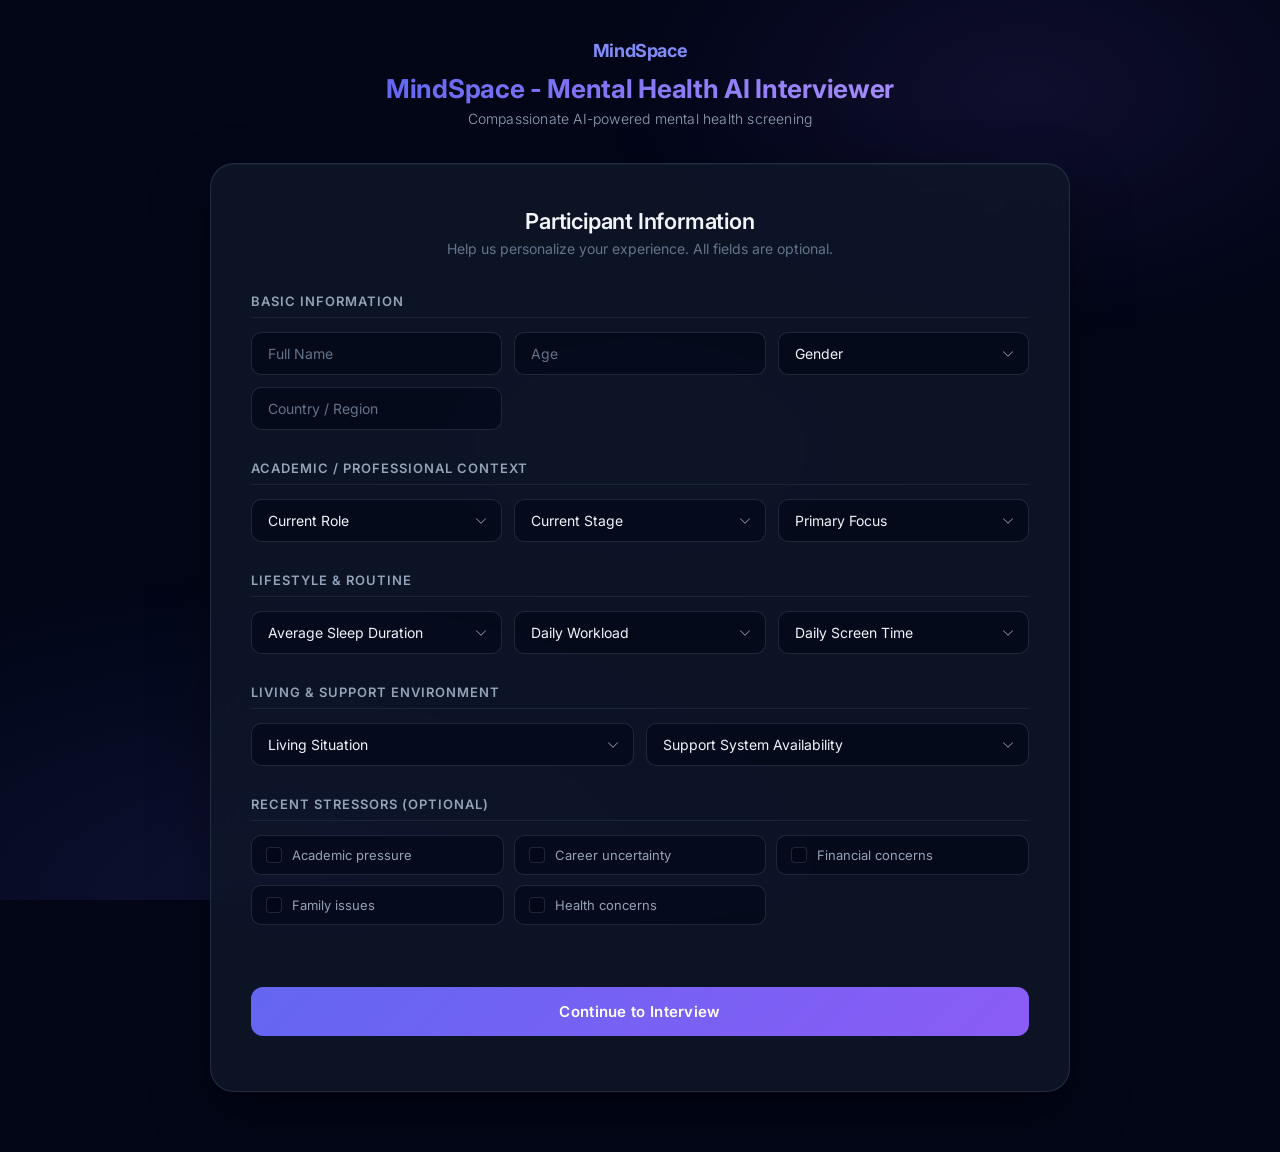
<file: demographic.html>
<!DOCTYPE html>
<html lang="en">
<head>
    <meta charset="UTF-8">
    <meta name="viewport" content="width=device-width, initial-scale=1.0">
    <title>Participant Information | MindSpace</title>
    <link href="https://fonts.googleapis.com/css2?family=Inter:wght@300;400;500;600;700&display=swap" rel="stylesheet">
    <link rel="stylesheet" href="/demographic.css">
</head>
<body>
<div class="page">
    <div class="hero">
        <div class="brain">MindSpace</div>
        <h1>MindSpace - Mental Health AI Interviewer</h1>
        <p>Compassionate AI-powered mental health screening</p>
    </div>

    <div class="card">
        <h2 class="form-title">Participant Information</h2>
        <p class="subtitle">Help us personalize your experience. All fields are optional.</p>

        <section>
            <h3>Basic Information</h3>
            <div class="grid">
                <input type="text" id="name" placeholder="Full Name">
                <input type="number" id="age" placeholder="Age">
                <select id="gender">
                    <option value="" selected disabled>Gender</option>
                    <option value="Male">Male</option>
                    <option value="Female">Female</option>
                    <option value="Non-binary">Non-binary</option>
                    <option value="Prefer not to say">Prefer not to say</option>
                </select>
                <input type="text" id="country" placeholder="Country / Region">
            </div>
        </section>

        <section>
            <h3>Academic / Professional Context</h3>
            <div class="grid">
                <select id="role">
                    <option value="" selected disabled>Current Role</option>
                    <option value="Undergraduate Student">Undergraduate Student</option>
                    <option value="Postgraduate Student">Postgraduate Student</option>
                    <option value="Working Professional">Working Professional</option>
                    <option value="Other">Other</option>
                </select>
                <select id="stage">
                    <option value="" selected disabled>Current Stage</option>
                    <option value="Early Stage">Early Stage</option>
                    <option value="Mid Stage">Mid Stage</option>
                    <option value="Final Year">Final Year</option>
                </select>
                <select id="focus">
                    <option value="" selected disabled>Primary Focus</option>
                    <option value="Academics">Academics</option>
                    <option value="Research">Research</option>
                    <option value="Job / Internship Search">Job / Internship Search</option>
                    <option value="Competitive Exams">Competitive Exams</option>
                </select>
            </div>
        </section>

        <section>
            <h3>Lifestyle &amp; Routine</h3>
            <div class="grid">
                <select id="sleep_duration">
                    <option value="" selected disabled>Average Sleep Duration</option>
                    <option value="< 5 hours">&lt; 5 hours</option>
                    <option value="5-6 hours">5-6 hours</option>
                    <option value="6-7 hours">6-7 hours</option>
                    <option value="7+ hours">7+ hours</option>
                </select>
                <select id="workload">
                    <option value="" selected disabled>Daily Workload</option>
                    <option value="Low">Low</option>
                    <option value="Moderate">Moderate</option>
                    <option value="High">High</option>
                    <option value="Very High">Very High</option>
                </select>
                <select id="screen_time">
                    <option value="" selected disabled>Daily Screen Time</option>
                    <option value="< 4 hours">&lt; 4 hours</option>
                    <option value="4-6 hours">4-6 hours</option>
                    <option value="6-8 hours">6-8 hours</option>
                    <option value="8+ hours">8+ hours</option>
                </select>
            </div>
        </section>

        <section>
            <h3>Living &amp; Support Environment</h3>
            <div class="grid">
                <select id="living_situation">
                    <option value="" selected disabled>Living Situation</option>
                    <option value="With Family">With Family</option>
                    <option value="Hostel">Hostel</option>
                    <option value="Alone">Alone</option>
                    <option value="Shared Accommodation">Shared Accommodation</option>
                </select>
                <select id="support_system">
                    <option value="" selected disabled>Support System Availability</option>
                    <option value="Strong">Strong</option>
                    <option value="Moderate">Moderate</option>
                    <option value="Limited">Limited</option>
                </select>
            </div>
        </section>

        <section>
            <h3>Recent Stressors (Optional)</h3>
            <div class="checkboxes">
                <label><input type="checkbox" value="Academic pressure"> Academic pressure</label>
                <label><input type="checkbox" value="Career uncertainty"> Career uncertainty</label>
                <label><input type="checkbox" value="Financial concerns"> Financial concerns</label>
                <label><input type="checkbox" value="Family issues"> Family issues</label>
                <label><input type="checkbox" value="Health concerns"> Health concerns</label>
            </div>
        </section>

        <button class="primary-btn" onclick="continueInterview()">
            Continue to Interview
        </button>

        <p id="statusMessage"></p>
    </div>
</div>

<div class="page-transition" id="pageTransition">
    <div class="transition-spinner"></div>
    <span class="transition-text">Setting up your personalized interview...</span>
</div>

<script src="/demographic.js"></script>
</body>
</html>
</file>
<file: demographic.css>
@import url('https://fonts.googleapis.com/css2?family=Inter:wght@300;400;500;600;700&display=swap');

:root {
    --primary: #6366f1;
    --primary-hover: #818cf8;
    --secondary: #8b5cf6;
    --accent: #a78bfa;
    --bg-base: #020617;
    --bg-surface: #0f172a;
    --bg-card: rgba(15, 23, 42, 0.8);
    --bg-input: rgba(2, 6, 23, 0.6);
    --border: rgba(71, 85, 105, 0.4);
    --border-focus: rgba(99, 102, 241, 0.6);
    --text: #f1f5f9;
    --text-muted: #94a3b8;
    --text-dim: #64748b;
    --success: #10b981;
}

* {
    box-sizing: border-box;
    font-family: 'Inter', -apple-system, BlinkMacSystemFont, sans-serif;
    margin: 0;
    padding: 0;
}

body {
    background: var(--bg-base);
    color: var(--text);
    min-height: 100vh;
    overflow-x: hidden;
}

body::before {
    content: '';
    position: fixed;
    inset: 0;
    z-index: -1;
    background:
        radial-gradient(ellipse 80% 60% at 20% 100%, rgba(99, 102, 241, 0.12) 0%, transparent 60%),
        radial-gradient(ellipse 60% 50% at 80% 10%, rgba(139, 92, 246, 0.10) 0%, transparent 55%),
        radial-gradient(ellipse 50% 40% at 50% 50%, rgba(16, 185, 129, 0.05) 0%, transparent 50%);
    animation: bgShift 25s ease-in-out infinite alternate;
}

@keyframes bgShift {
    0% { opacity: 0.8; }
    100% { opacity: 1; transform: scale(1.02); }
}

.page {
    display: flex;
    flex-direction: column;
    align-items: center;
    padding: 40px 20px 60px;
    min-height: 100vh;
}

.hero {
    text-align: center;
    margin-bottom: 36px;
    animation: fadeDown 0.6s ease;
}

@keyframes fadeDown {
    from { opacity: 0; transform: translateY(-20px); }
    to { opacity: 1; transform: translateY(0); }
}

.brain {
    display: inline-flex;
    align-items: center;
    justify-content: center;
    margin-bottom: 12px;
    font-size: 18px;
    font-weight: 700;
    letter-spacing: -0.02em;
    color: var(--primary-hover);
    animation: gentlePulse 3s ease-in-out infinite;
}

@keyframes gentlePulse {
    0%, 100% { transform: scale(1); }
    50% { transform: scale(1.03); }
}

.hero h1 {
    margin: 0;
    font-size: 26px;
    font-weight: 700;
    background: linear-gradient(135deg, var(--primary) 0%, var(--accent) 100%);
    -webkit-background-clip: text;
    -webkit-text-fill-color: transparent;
    background-clip: text;
    letter-spacing: -0.3px;
}

.hero p {
    color: var(--text-muted);
    font-size: 14px;
    font-weight: 300;
    margin-top: 6px;
    letter-spacing: 0.2px;
}

.card {
    width: 100%;
    max-width: 860px;
    background: var(--bg-card);
    backdrop-filter: blur(24px);
    border: 1px solid var(--border);
    border-radius: 24px;
    padding: 44px 40px 40px;
    box-shadow:
        0 4px 6px rgba(0,0,0,0.1),
        0 24px 60px rgba(0,0,0,0.35),
        inset 0 1px 0 rgba(255,255,255,0.04);
    animation: cardUp 0.7s cubic-bezier(0.16, 1, 0.3, 1) 0.15s both;
}

@keyframes cardUp {
    from { opacity: 0; transform: translateY(30px); }
    to { opacity: 1; transform: translateY(0); }
}

.form-title {
    text-align: center;
    font-size: 22px;
    font-weight: 600;
    letter-spacing: -0.2px;
}

.subtitle {
    text-align: center;
    color: var(--text-dim);
    font-size: 14px;
    margin-top: 6px;
    margin-bottom: 36px;
}

section {
    margin-bottom: 30px;
    animation: sectionFade 0.5s ease forwards;
    opacity: 0;
}

section:nth-of-type(1) { animation-delay: 0.1s; }
section:nth-of-type(2) { animation-delay: 0.2s; }
section:nth-of-type(3) { animation-delay: 0.3s; }
section:nth-of-type(4) { animation-delay: 0.4s; }
section:nth-of-type(5) { animation-delay: 0.5s; }

@keyframes sectionFade {
    from { opacity: 0; transform: translateY(10px); }
    to { opacity: 1; transform: translateY(0); }
}

h3 {
    font-size: 13px;
    font-weight: 600;
    text-transform: uppercase;
    letter-spacing: 1px;
    color: var(--text-muted);
    margin-bottom: 14px;
    padding-bottom: 8px;
    border-bottom: 1px solid rgba(71, 85, 105, 0.25);
}

.grid {
    display: grid;
    grid-template-columns: repeat(auto-fit, minmax(200px, 1fr));
    gap: 12px;
}

input,
select {
    width: 100%;
    background: var(--bg-input);
    border: 1px solid var(--border);
    color: var(--text);
    padding: 12px 16px;
    border-radius: 10px;
    font-size: 14px;
    font-family: inherit;
    transition: all 0.25s ease;
    outline: none;
    -webkit-appearance: none;
}

input::placeholder {
    color: var(--text-dim);
}

input:-webkit-autofill,
input:-webkit-autofill:hover,
input:-webkit-autofill:focus {
    -webkit-box-shadow: 0 0 0 1000px rgba(2, 6, 23, 0.9) inset;
    -webkit-text-fill-color: var(--text);
    caret-color: var(--text);
}

select {
    cursor: pointer;
    background-image: url("data:image/svg+xml,%3Csvg xmlns='http://www.w3.org/2000/svg' width='12' height='12' fill='%2394a3b8' viewBox='0 0 16 16'%3E%3Cpath d='M1.646 4.646a.5.5 0 0 1 .708 0L8 10.293l5.646-5.647a.5.5 0 0 1 .708.708l-6 6a.5.5 0 0 1-.708 0l-6-6a.5.5 0 0 1 0-.708z'/%3E%3C/svg%3E");
    background-repeat: no-repeat;
    background-position: right 14px center;
    padding-right: 36px;
}

select option {
    background: var(--bg-surface);
    color: var(--text);
}

input:focus,
select:focus {
    border-color: var(--border-focus);
    box-shadow: 0 0 0 3px rgba(99, 102, 241, 0.15);
}

input:hover,
select:hover {
    border-color: rgba(100, 116, 139, 0.6);
}

.checkboxes {
    display: grid;
    grid-template-columns: repeat(auto-fit, minmax(200px, 1fr));
    gap: 10px;
}

.checkboxes label {
    background: var(--bg-input);
    border: 1px solid var(--border);
    padding: 11px 14px;
    border-radius: 10px;
    cursor: pointer;
    font-size: 13px;
    color: var(--text-muted);
    display: flex;
    align-items: center;
    gap: 10px;
    transition: all 0.25s ease;
    user-select: none;
}

.checkboxes label:hover {
    border-color: var(--border-focus);
    color: var(--text);
    background: rgba(99, 102, 241, 0.06);
}

.checkboxes label:has(input:checked) {
    border-color: var(--primary);
    background: rgba(99, 102, 241, 0.1);
    color: var(--text);
}

.checkboxes input[type="checkbox"] {
    width: 16px;
    height: 16px;
    accent-color: var(--primary);
    cursor: pointer;
    flex-shrink: 0;
    padding: 0;
    border-radius: 4px;
}

.primary-btn {
    width: 100%;
    margin-top: 32px;
    padding: 15px 24px;
    border: none;
    border-radius: 12px;
    background: linear-gradient(135deg, var(--primary), var(--secondary));
    color: white;
    font-size: 15px;
    font-weight: 600;
    font-family: inherit;
    cursor: pointer;
    transition: all 0.3s cubic-bezier(0.16, 1, 0.3, 1);
    position: relative;
    overflow: hidden;
    letter-spacing: 0.3px;
}

.primary-btn::before {
    content: '';
    position: absolute;
    inset: 0;
    background: linear-gradient(rgba(255,255,255,0.12), transparent);
    opacity: 0;
    transition: opacity 0.3s;
}

.primary-btn:hover {
    transform: translateY(-2px);
    box-shadow: 0 8px 25px -6px rgba(99, 102, 241, 0.5);
}

.primary-btn:hover::before {
    opacity: 1;
}

.primary-btn:active {
    transform: translateY(0);
}

.primary-btn.loading {
    pointer-events: none;
    opacity: 0.85;
}

.primary-btn .btn-spinner {
    display: inline-block;
    width: 16px;
    height: 16px;
    border: 2.5px solid rgba(255,255,255,0.3);
    border-top-color: white;
    border-radius: 50%;
    animation: btnSpin 0.7s linear infinite;
    vertical-align: middle;
    margin-right: 8px;
}

@keyframes btnSpin {
    to { transform: rotate(360deg); }
}

#statusMessage {
    text-align: center;
    margin-top: 15px;
    color: var(--text-muted);
    font-size: 13px;
    font-weight: 500;
}

.page-transition {
    position: fixed;
    inset: 0;
    background: rgba(2, 6, 23, 0.92);
    backdrop-filter: blur(12px);
    z-index: 1000;
    display: flex;
    flex-direction: column;
    align-items: center;
    justify-content: center;
    gap: 20px;
    opacity: 0;
    visibility: hidden;
    transition: all 0.4s ease;
}

.page-transition.active {
    opacity: 1;
    visibility: visible;
}

.page-transition .transition-spinner {
    width: 44px;
    height: 44px;
    border: 4px solid rgba(99, 102, 241, 0.2);
    border-top-color: var(--primary);
    border-right-color: var(--secondary);
    border-radius: 50%;
    animation: btnSpin 0.9s linear infinite;
}

.page-transition .transition-text {
    font-size: 15px;
    color: var(--text-muted);
    font-weight: 500;
    animation: textPulse 1.6s ease-in-out infinite;
}

@keyframes textPulse {
    0%, 100% { opacity: 0.6; }
    50% { opacity: 1; }
}

@media (max-width: 640px) {
    .page {
        padding: 28px 14px 40px;
    }

    .card {
        padding: 28px 22px 26px;
        border-radius: 18px;
    }

    .hero h1 {
        font-size: 22px;
    }

    .grid,
    .checkboxes {
        grid-template-columns: 1fr;
    }
}
</file>
